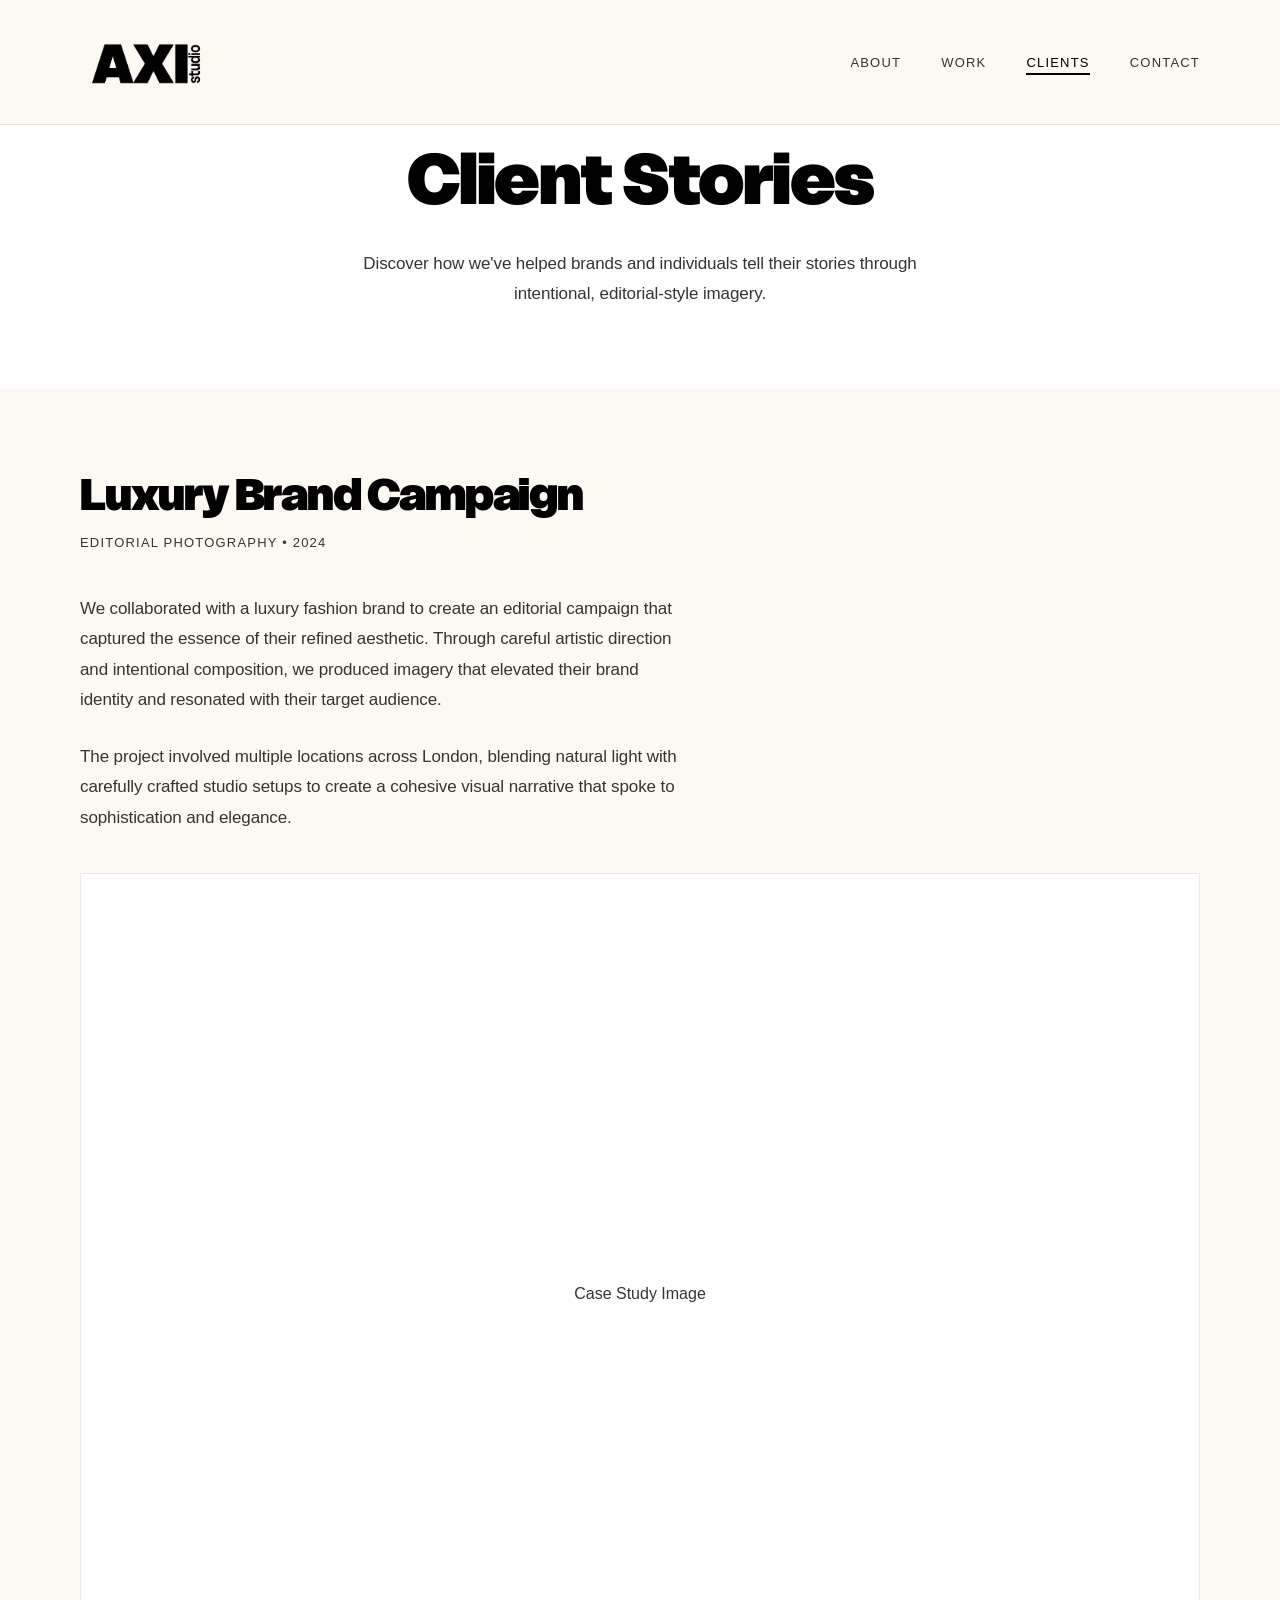
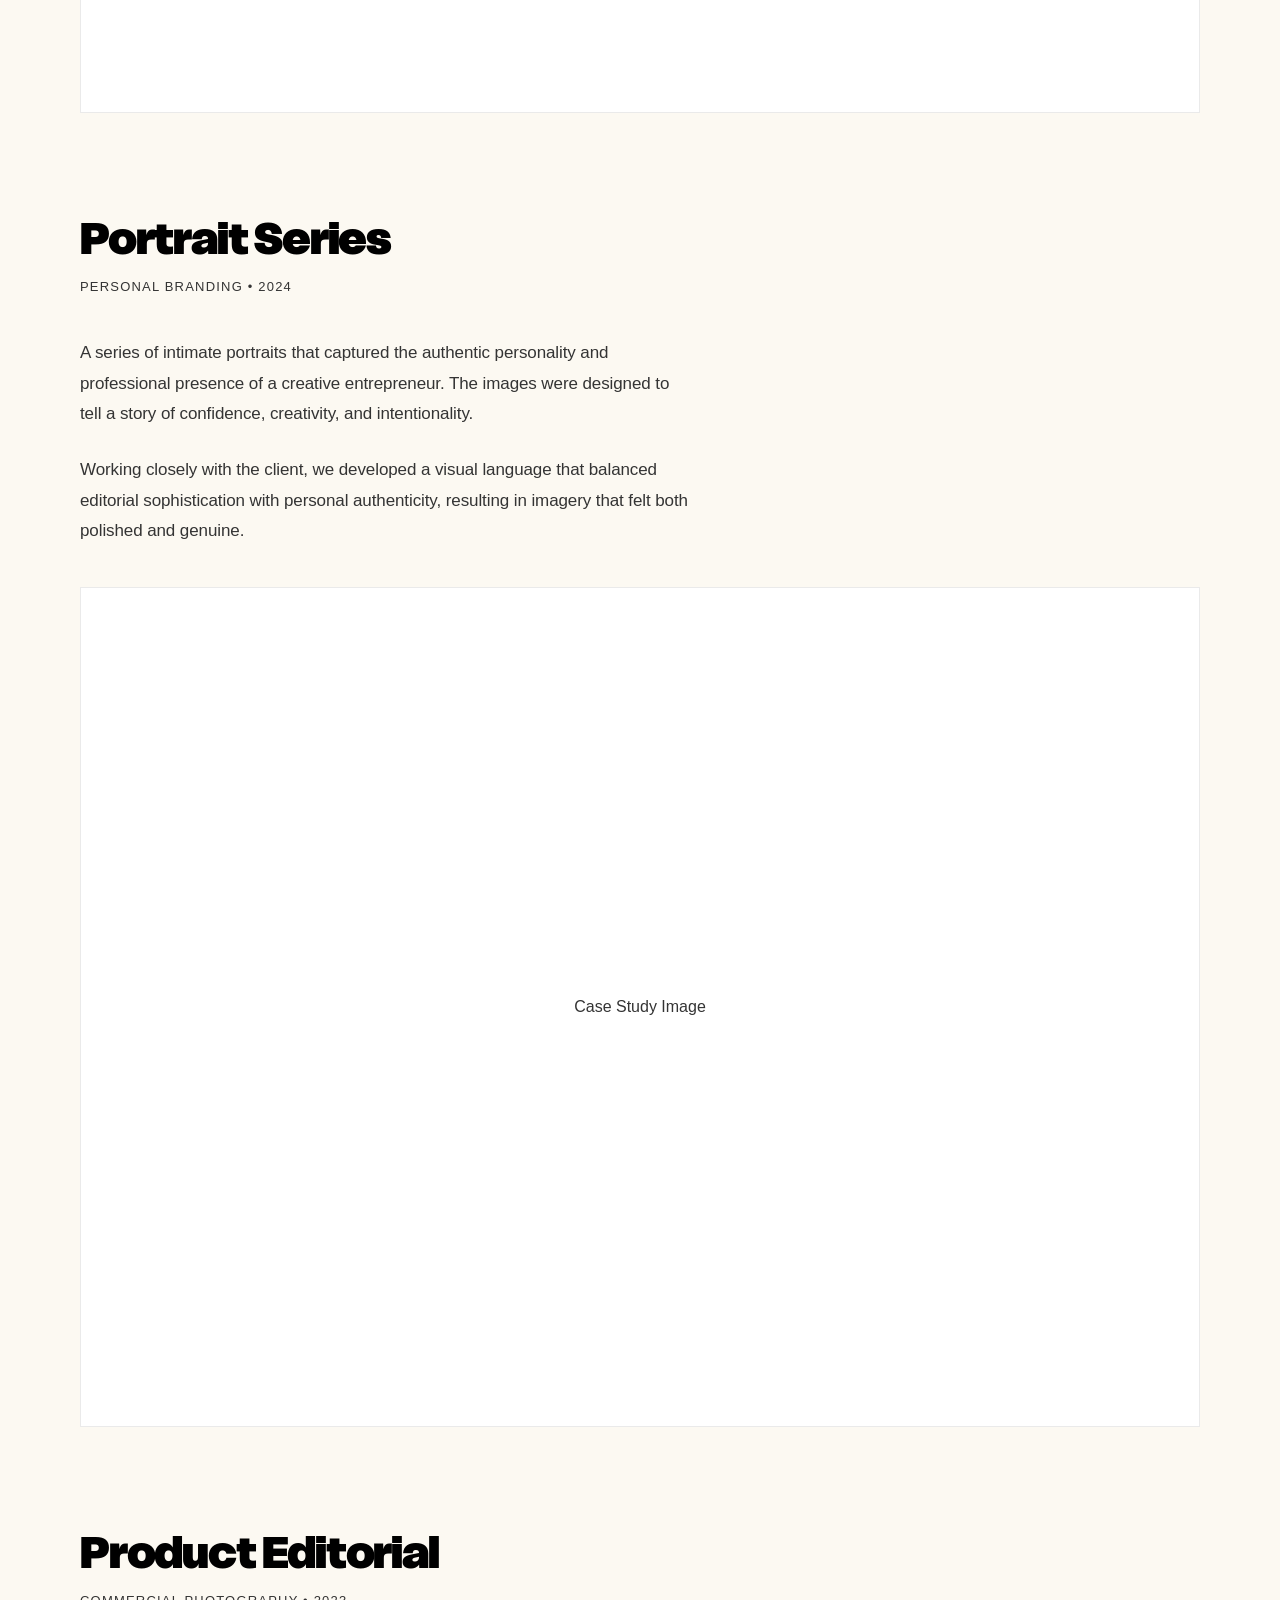
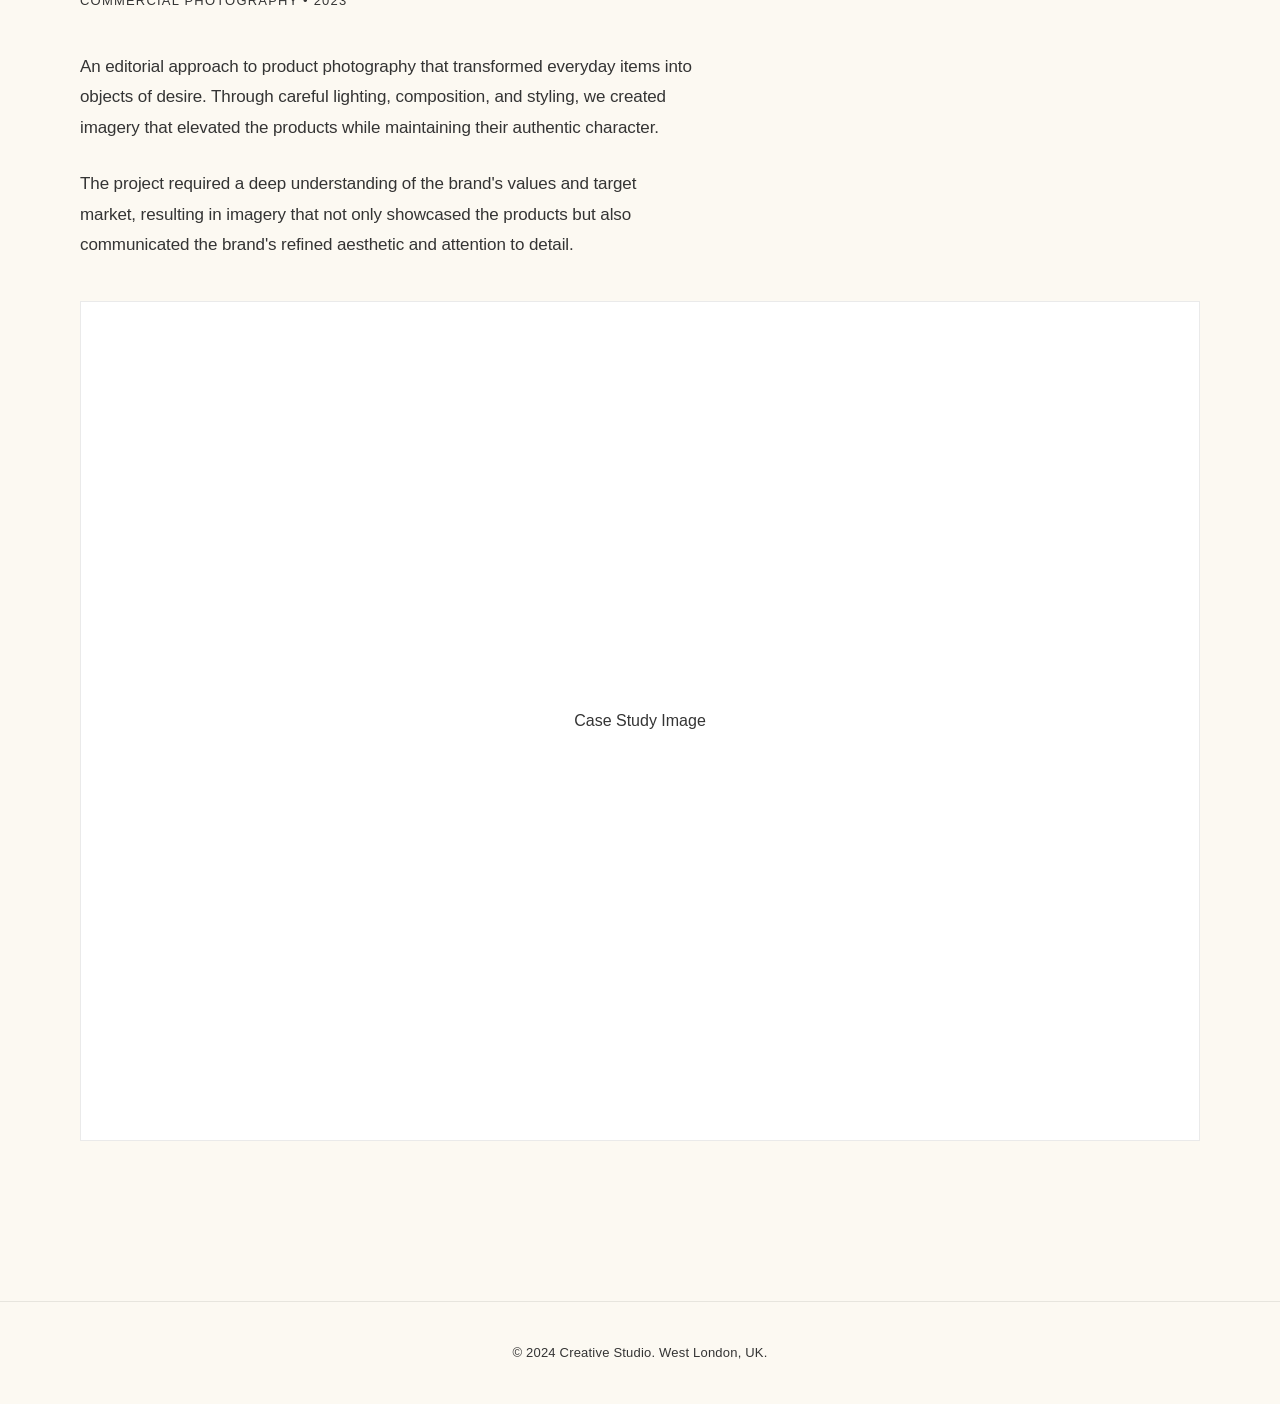
<file: clients.html>
<!DOCTYPE html>
<html lang="en">
<head>
    <meta charset="UTF-8">
    <meta name="viewport" content="width=device-width, initial-scale=1.0">
    <meta name="referrer" content="strict-origin-when-cross-origin">
    <meta http-equiv="X-UA-Compatible" content="IE=edge">
    <title>Clients | Creative Studio</title>
    <link rel="stylesheet" href="styles.css">
</head>
<body>
    <nav class="navbar">
        <div class="nav-container">
            <a href="index.html" class="logo">
                <img src="Asset 7.png" alt="AXI studio" class="logo-img">
            </a>
            <ul class="nav-menu">
                <li><a href="index.html" class="nav-link">About</a></li>
                <li><a href="work.html" class="nav-link">Work</a></li>
                <li><a href="clients.html" class="nav-link active">Clients</a></li>
                <li><a href="contact.html" class="nav-link">Contact</a></li>
            </ul>
            <div class="hamburger">
                <span></span>
                <span></span>
                <span></span>
            </div>
        </div>
    </nav>

    <main>
        <section class="clients-hero">
            <div class="container">
                <h1>Client Stories</h1>
                <p>Discover how we've helped brands and individuals tell their stories through intentional, editorial-style imagery.</p>
            </div>
        </section>

        <section class="case-studies">
            <div class="container">
                <div class="case-study">
                    <div class="case-study-header">
                        <h2 class="case-study-title">Luxury Brand Campaign</h2>
                        <p class="case-study-subtitle">Editorial Photography • 2024</p>
                    </div>
                    <div class="case-study-content">
                        <div class="case-study-text">
                            <p>We collaborated with a luxury fashion brand to create an editorial campaign that captured the essence of their refined aesthetic. Through careful artistic direction and intentional composition, we produced imagery that elevated their brand identity and resonated with their target audience.</p>
                            <p>The project involved multiple locations across London, blending natural light with carefully crafted studio setups to create a cohesive visual narrative that spoke to sophistication and elegance.</p>
                        </div>
                        <div class="case-study-image">
                            <div class="work-placeholder">Case Study Image</div>
                        </div>
                    </div>
                </div>

                <div class="case-study">
                    <div class="case-study-header">
                        <h2 class="case-study-title">Portrait Series</h2>
                        <p class="case-study-subtitle">Personal Branding • 2024</p>
                    </div>
                    <div class="case-study-content">
                        <div class="case-study-text">
                            <p>A series of intimate portraits that captured the authentic personality and professional presence of a creative entrepreneur. The images were designed to tell a story of confidence, creativity, and intentionality.</p>
                            <p>Working closely with the client, we developed a visual language that balanced editorial sophistication with personal authenticity, resulting in imagery that felt both polished and genuine.</p>
                        </div>
                        <div class="case-study-image">
                            <div class="work-placeholder">Case Study Image</div>
                        </div>
                    </div>
                </div>

                <div class="case-study">
                    <div class="case-study-header">
                        <h2 class="case-study-title">Product Editorial</h2>
                        <p class="case-study-subtitle">Commercial Photography • 2023</p>
                    </div>
                    <div class="case-study-content">
                        <div class="case-study-text">
                            <p>An editorial approach to product photography that transformed everyday items into objects of desire. Through careful lighting, composition, and styling, we created imagery that elevated the products while maintaining their authentic character.</p>
                            <p>The project required a deep understanding of the brand's values and target market, resulting in imagery that not only showcased the products but also communicated the brand's refined aesthetic and attention to detail.</p>
                        </div>
                        <div class="case-study-image">
                            <div class="work-placeholder">Case Study Image</div>
                        </div>
                    </div>
                </div>
            </div>
        </section>
    </main>

    <footer class="footer">
        <div class="container">
            <p class="footer-text">© 2024 Creative Studio. West London, UK.</p>
        </div>
    </footer>

    <script src="script.js"></script>
</body>
</html>
</file>
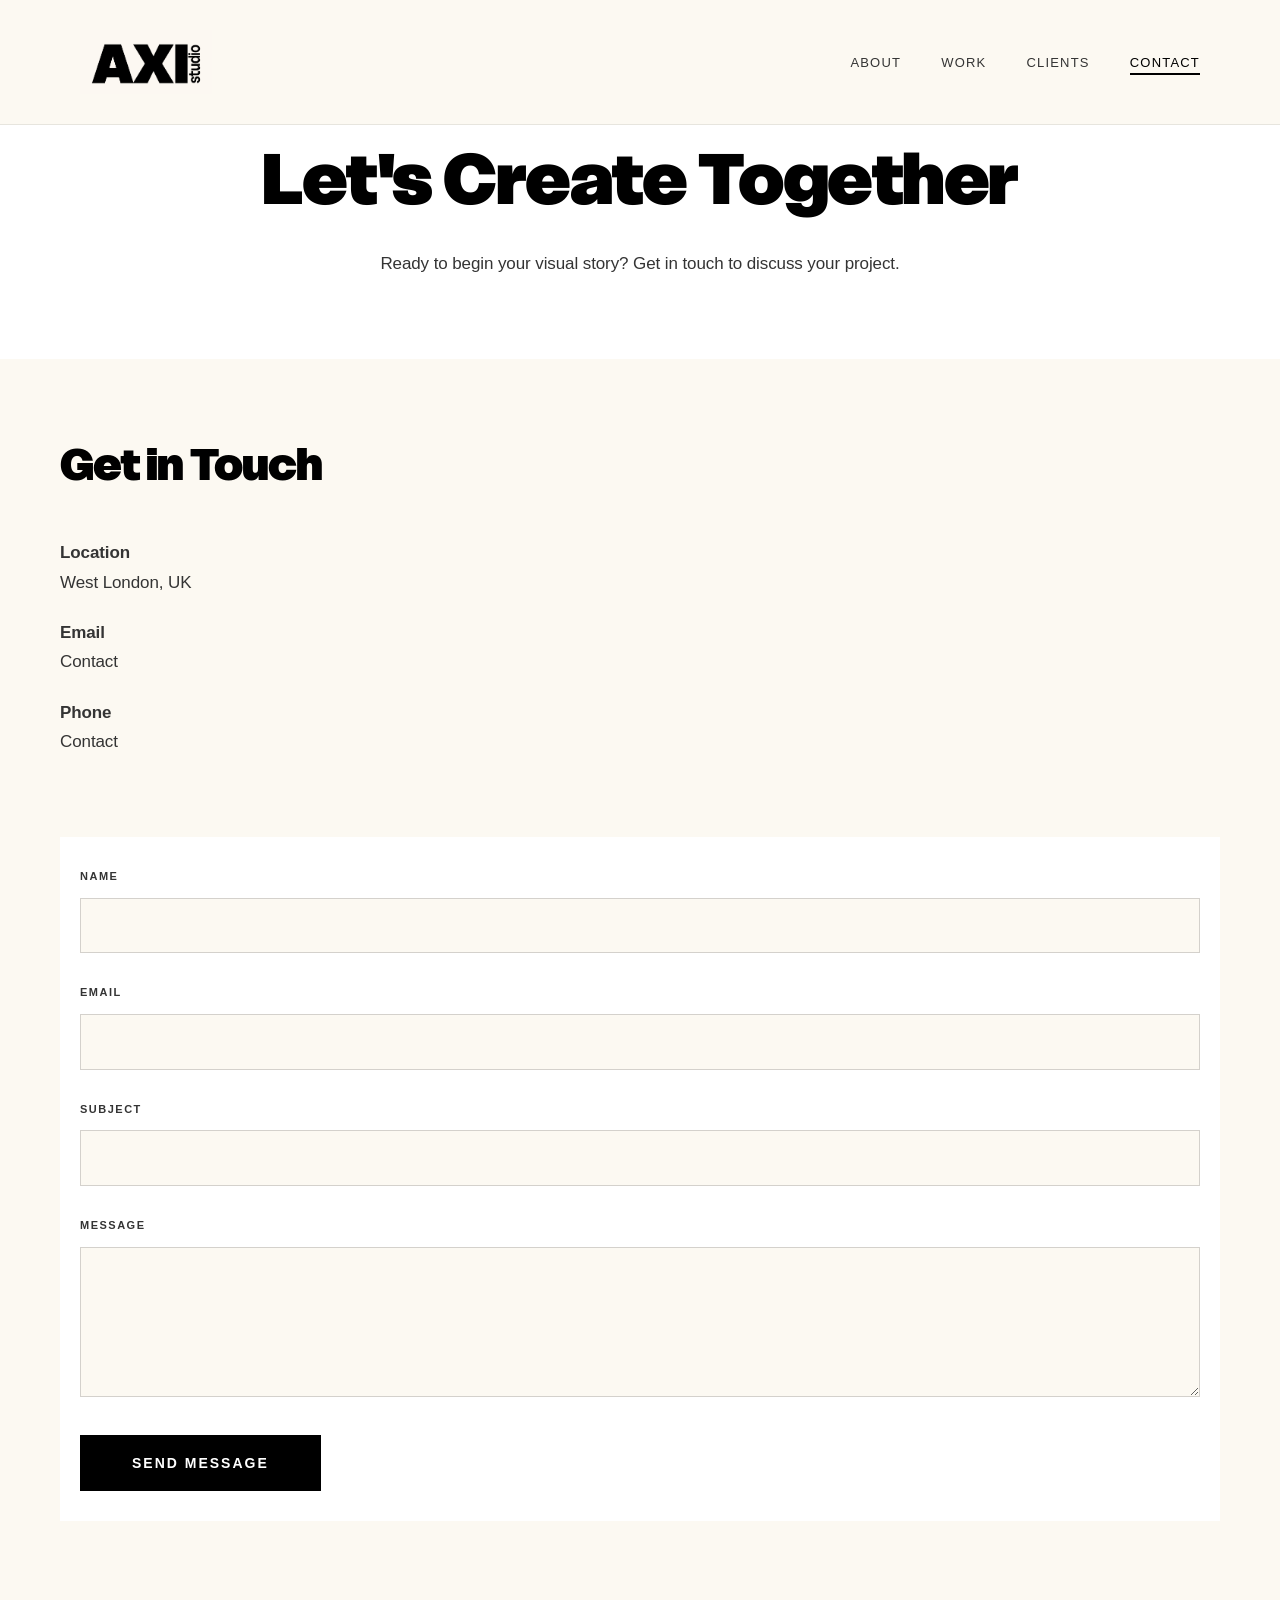
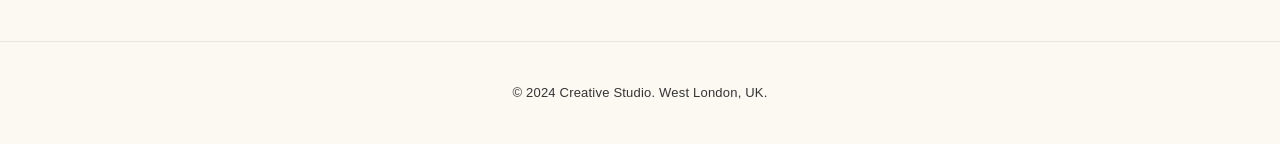
<file: contact.html>
<!DOCTYPE html>
<html lang="en">
<head>
    <meta charset="UTF-8">
    <meta name="viewport" content="width=device-width, initial-scale=1.0">
    <meta name="referrer" content="strict-origin-when-cross-origin">
    <meta http-equiv="X-UA-Compatible" content="IE=edge">
    <title>Contact | Creative Studio</title>
    <link rel="stylesheet" href="styles.css">
</head>
<body>
    <nav class="navbar">
        <div class="nav-container">
            <a href="index.html" class="logo">
                <img src="Asset 7.png" alt="AXI studio" class="logo-img">
            </a>
            <ul class="nav-menu">
                <li><a href="index.html" class="nav-link">About</a></li>
                <li><a href="work.html" class="nav-link">Work</a></li>
                <li><a href="clients.html" class="nav-link">Clients</a></li>
                <li><a href="contact.html" class="nav-link active">Contact</a></li>
            </ul>
            <div class="hamburger">
                <span></span>
                <span></span>
                <span></span>
            </div>
        </div>
    </nav>

    <main>
        <section class="contact-hero">
            <div class="container">
                <h1>Let's Create Together</h1>
                <p>Ready to begin your visual story? Get in touch to discuss your project.</p>
            </div>
        </section>

        <section class="contact-section">
            <div class="contact-container">
                <div class="contact-info">
                    <h2>Get in Touch</h2>
                    <div class="contact-details">
                        <p><strong>Location</strong><br>West London, UK</p>
                        <p><strong>Email</strong><br><span class="contact-value">Contact</span></p>
                        <p><strong>Phone</strong><br><span class="contact-value">Contact</span></p>
                    </div>
                </div>

                <div class="contact-form">
                    <form id="contactForm">
                        <div class="form-group">
                            <label for="name">Name</label>
                            <input type="text" id="name" name="name" required>
                        </div>
                        <div class="form-group">
                            <label for="email">Email</label>
                            <input type="email" id="email" name="email" required>
                        </div>
                        <div class="form-group">
                            <label for="subject">Subject</label>
                            <input type="text" id="subject" name="subject" required>
                        </div>
                        <div class="form-group">
                            <label for="message">Message</label>
                            <textarea id="message" name="message" required></textarea>
                        </div>
                        <button type="submit" class="submit-button">Send Message</button>
                    </form>
                </div>
            </div>
        </section>
    </main>

    <footer class="footer">
        <div class="container">
            <p class="footer-text">© 2024 Creative Studio. West London, UK.</p>
        </div>
    </footer>

    <script src="script.js"></script>
</body>
</html>
</file>
<file: styles.css>
@font-face {
    font-family: 'Delight';
    src: url('Delight-Black.ttf') format('truetype');
    font-weight: 900;
    font-style: normal;
}

@font-face {
    font-family: 'Delight';
    src: url('Delight-SemiBold.ttf') format('truetype');
    font-weight: 600;
    font-style: normal;
}

* {
    margin: 0;
    padding: 0;
    box-sizing: border-box;
}

:root {
    --cream: #FCF9F2;
    --dark-gray: #343434;
    --white: #ffffff;
    --black: #000000;
}

body {
    font-family: -apple-system, BlinkMacSystemFont, 'Segoe UI', Roboto, Oxygen, Ubuntu, Cantarell, sans-serif;
    background-color: var(--cream);
    color: var(--dark-gray);
    line-height: 1.7;
    font-size: 16px;
    overflow-x: hidden;
    -webkit-font-smoothing: antialiased;
    -moz-osx-font-smoothing: grayscale;
}

.container {
    max-width: 1200px;
    margin: 0 auto;
    padding: 0 40px;
}

/* Navigation */
.navbar {
    position: fixed;
    top: 0;
    left: 0;
    right: 0;
    background-color: var(--cream);
    z-index: 1000;
    padding: 30px 0;
    border-bottom: 1px solid rgba(52, 52, 52, 0.1);
}

.nav-container {
    max-width: 1200px;
    margin: 0 auto;
    padding: 0 40px;
    display: flex;
    justify-content: space-between;
    align-items: center;
}

.logo {
    display: inline-block;
    text-decoration: none;
    line-height: 0;
}

.logo-img {
    height: 64px;
    width: auto;
    display: block;
    object-fit: contain;
}

.nav-menu {
    display: flex;
    list-style: none;
    gap: 40px;
}

.nav-link {
    font-size: 13px;
    color: var(--dark-gray);
    text-decoration: none;
    text-transform: uppercase;
    letter-spacing: 1.2px;
    font-weight: 500;
    transition: color 0.3s ease;
    position: relative;
}

.nav-link:hover,
.nav-link.active {
    color: var(--black);
}

.nav-link.active::after {
    content: '';
    position: absolute;
    bottom: -5px;
    left: 0;
    width: 100%;
    height: 2px;
    background-color: var(--black);
}

.hamburger {
    display: none;
    flex-direction: column;
    cursor: pointer;
    gap: 5px;
}

.hamburger span {
    width: 25px;
    height: 2px;
    background-color: var(--black);
    transition: all 0.3s ease;
}

/* Hero Section */
.hero {
    position: relative;
    width: 100%;
    height: 100vh;
    overflow: hidden;
    display: flex;
    align-items: center;
    justify-content: center;
}

.hero-video-container {
    position: absolute;
    top: 0;
    left: 0;
    width: 100%;
    height: 100%;
    z-index: 1;
}

.hero-video {
    width: 100%;
    height: 100%;
    object-fit: cover;
    object-position: center;
}

.hero-overlay {
    position: absolute;
    top: 0;
    left: 0;
    width: 100%;
    height: 100%;
    background: linear-gradient(to bottom, #000000 0%, rgba(252, 249, 242, 0.05) 50%, rgba(0, 0, 0, 0.3) 100%);
    z-index: 2;
    pointer-events: none;
}

.hero-content {
    position: relative;
    z-index: 3;
    max-width: 900px;
    padding: 0 40px;
    text-align: center;
}

.hero-subtitle {
    font-size: clamp(17px, 2.2vw, 21px);
    color: var(--white);
    max-width: 65ch;
    margin: 0 auto;
    line-height: 1.75;
    font-weight: 400;
    letter-spacing: -0.2px;
    text-shadow: 0 2px 20px rgba(0, 0, 0, 0.3);
}

/* About Section */
.about {
    padding: 120px 0;
    background-color: var(--white);
}

.about-content {
    display: grid;
    grid-template-columns: 1fr 1.5fr;
    gap: 80px;
    align-items: start;
}

.section-title {
    font-family: 'Delight', sans-serif;
    font-weight: 900;
    font-size: clamp(32px, 4.5vw, 64px);
    line-height: 1.1;
    color: var(--black);
    letter-spacing: -1.2px;
    margin-bottom: 0;
}

.about-description {
    font-size: 17px;
    line-height: 1.8;
    color: var(--dark-gray);
    max-width: 65ch;
    letter-spacing: -0.1px;
}

.about-description p {
    margin-bottom: 1.5em;
}

.about-description p:last-child {
    margin-bottom: 0;
}

/* Philosophy Section */
.philosophy {
    padding: 120px 0;
    background-color: var(--cream);
}

.philosophy-grid {
    display: grid;
    grid-template-columns: repeat(3, 1fr);
    gap: 60px;
}

.philosophy-item {
    text-align: left;
}

.philosophy-title {
    font-family: 'Delight', sans-serif;
    font-weight: 600;
    font-size: 26px;
    color: var(--black);
    margin-bottom: 16px;
    letter-spacing: -0.6px;
    line-height: 1.2;
}

.philosophy-text {
    font-size: 16px;
    line-height: 1.75;
    color: var(--dark-gray);
    max-width: 50ch;
    letter-spacing: -0.1px;
}

/* CTA Section */
.cta {
    padding: 120px 0;
    background-color: var(--black);
    color: var(--white);
    text-align: center;
}

.cta-title {
    font-family: 'Delight', sans-serif;
    font-weight: 900;
    font-size: clamp(32px, 4.5vw, 56px);
    margin-bottom: 24px;
    letter-spacing: -1.2px;
    line-height: 1.1;
}

.cta-text {
    font-size: 18px;
    margin-bottom: 48px;
    opacity: 0.85;
    line-height: 1.7;
    letter-spacing: -0.2px;
    max-width: 50ch;
    margin-left: auto;
    margin-right: auto;
}

.cta-button {
    display: inline-block;
    padding: 18px 50px;
    background-color: var(--white);
    color: var(--black);
    text-decoration: none;
    font-size: 14px;
    text-transform: uppercase;
    letter-spacing: 2px;
    font-weight: 600;
    transition: all 0.3s ease;
    border: 2px solid var(--white);
}

.cta-button:hover {
    background-color: transparent;
    color: var(--white);
}

/* Footer */
.footer {
    padding: 40px 0;
    background-color: var(--cream);
    text-align: center;
    border-top: 1px solid rgba(52, 52, 52, 0.1);
}

.footer-text {
    font-size: 13px;
    color: var(--dark-gray);
    letter-spacing: 0.2px;
}

/* Work Page Styles */
.work-page {
    background-color: var(--cream);
}

.work-hero {
    padding: 140px 40px 64px;
    text-align: center;
    border-bottom: 1px solid rgba(52, 52, 52, 0.08);
}

.work-hero-title {
    font-family: 'Delight', sans-serif;
    font-weight: 900;
    font-size: clamp(42px, 5.5vw, 72px);
    color: var(--black);
    margin-bottom: 12px;
    letter-spacing: -1.5px;
    line-height: 1.1;
}

.work-hero-subtitle {
    font-size: 15px;
    color: var(--dark-gray);
    letter-spacing: 0.5px;
    text-transform: uppercase;
    font-weight: 500;
}

.work-content {
    max-width: 1400px;
    margin: 0 auto;
    padding: 0 40px 120px;
}

/* Category filter */
.work-filter-wrap {
    padding: 24px 0 32px;
    border-bottom: 1px solid rgba(52, 52, 52, 0.08);
    margin-bottom: 8px;
}

.work-filter {
    display: flex;
    flex-wrap: wrap;
    gap: 8px;
    justify-content: center;
}

.work-filter-btn {
    appearance: none;
    border: 1px solid rgba(52, 52, 52, 0.25);
    background: var(--white);
    color: var(--dark-gray);
    font-size: 12px;
    font-weight: 600;
    letter-spacing: 0.06em;
    text-transform: uppercase;
    padding: 10px 18px;
    cursor: pointer;
    transition: background 0.2s, color 0.2s, border-color 0.2s;
}

.work-filter-btn:hover {
    border-color: var(--dark-gray);
    color: var(--black);
}

.work-filter-btn.is-active {
    background: var(--black);
    border-color: var(--black);
    color: var(--white);
}

.work-category {
    padding: 64px 0 0;
    transition: opacity 0.25s ease, visibility 0.25s ease;
}

.work-category.is-hidden {
    display: none;
}

.work-category:first-child {
    padding-top: 56px;
}

.work-category-title {
    font-family: 'Delight', sans-serif;
    font-weight: 900;
    font-size: clamp(24px, 3vw, 32px);
    color: var(--black);
    letter-spacing: -0.8px;
    margin-bottom: 32px;
    padding-bottom: 12px;
    border-bottom: 2px solid var(--black);
    display: inline-block;
}

.work-category-inner {
    display: flex;
    flex-direction: column;
    gap: 56px;
}

.work-shoot {
    display: flex;
    flex-direction: column;
    gap: 20px;
}

.work-shoot-title {
    font-size: 14px;
    font-weight: 600;
    color: var(--dark-gray);
    letter-spacing: 0.08em;
    text-transform: uppercase;
}

/* Slightly smaller masonry grid (4 columns, more gap) */
.work-shoot-grid {
    column-count: 4;
    column-gap: 8px;
}

.work-shoot-grid .work-item {
    break-inside: avoid;
    margin-bottom: 8px;
    background-color: var(--white);
    position: relative;
    overflow: hidden;
    display: block;
    width: 100%;
    border: none;
    padding: 0;
    cursor: pointer;
    border-radius: 2px;
}

.work-shoot-grid .work-item img {
    width: 100%;
    height: auto;
    display: block;
    object-fit: contain;
    transition: transform 0.35s ease, opacity 0.2s ease;
}

.work-shoot-grid .work-item:hover img {
    transform: scale(1.03);
    opacity: 0.95;
}

/* Lightbox */
.work-lightbox {
    position: fixed;
    inset: 0;
    z-index: 2000;
    background: rgba(0, 0, 0, 0.92);
    display: flex;
    align-items: center;
    justify-content: center;
    padding: 60px 80px;
}

.work-lightbox[hidden] {
    display: none;
}

.work-lightbox-close {
    position: absolute;
    top: 24px;
    right: 24px;
    width: 48px;
    height: 48px;
    border: none;
    background: transparent;
    color: var(--white);
    font-size: 36px;
    line-height: 1;
    cursor: pointer;
    padding: 0;
    display: flex;
    align-items: center;
    justify-content: center;
    transition: opacity 0.2s;
}

.work-lightbox-close:hover {
    opacity: 0.8;
}

.work-lightbox-prev,
.work-lightbox-next {
    position: absolute;
    top: 50%;
    transform: translateY(-50%);
    width: 56px;
    height: 56px;
    border: none;
    background: rgba(255, 255, 255, 0.12);
    color: var(--white);
    font-size: 32px;
    line-height: 1;
    cursor: pointer;
    padding: 0;
    display: flex;
    align-items: center;
    justify-content: center;
    transition: background 0.2s;
    z-index: 2;
}

.work-lightbox-prev {
    left: 24px;
}

.work-lightbox-next {
    right: 24px;
}

.work-lightbox-prev:hover,
.work-lightbox-next:hover {
    background: rgba(255, 255, 255, 0.22);
}

.work-lightbox-content {
    max-width: 90vw;
    max-height: 85vh;
    display: flex;
    flex-direction: column;
    align-items: center;
    gap: 16px;
}

.work-lightbox-img {
    max-width: 100%;
    max-height: calc(85vh - 40px);
    width: auto;
    height: auto;
    object-fit: contain;
    pointer-events: none;
}

.work-lightbox-counter {
    font-size: 13px;
    color: rgba(255, 255, 255, 0.7);
    letter-spacing: 0.05em;
}

.work-empty {
    text-align: center;
    padding: 80px 24px;
    color: var(--dark-gray);
    font-size: 15px;
    line-height: 1.7;
}

.work-empty code {
    background: rgba(52, 52, 52, 0.08);
    padding: 2px 6px;
    font-size: 13px;
    border-radius: 2px;
}

.work-empty var {
    font-style: normal;
    color: var(--black);
}

/* Clients Page Styles */
.clients-hero {
    padding: 140px 0 80px;
    text-align: center;
    background-color: var(--white);
}

.clients-hero h1 {
    font-family: 'Delight', sans-serif;
    font-weight: 900;
    font-size: clamp(42px, 5.5vw, 72px);
    color: var(--black);
    margin-bottom: 32px;
    letter-spacing: -1.5px;
    line-height: 1.1;
}

.clients-hero p {
    font-size: 17px;
    color: var(--dark-gray);
    max-width: 65ch;
    margin: 0 auto;
    line-height: 1.75;
    letter-spacing: -0.1px;
}

.case-studies {
    padding: 80px 0 120px;
    background-color: var(--cream);
}

.case-study {
    margin-bottom: 100px;
}

.case-study:last-child {
    margin-bottom: 0;
}

.case-study-header {
    margin-bottom: 40px;
}

.case-study-title {
    font-family: 'Delight', sans-serif;
    font-weight: 900;
    font-size: clamp(32px, 4vw, 44px);
    color: var(--black);
    margin-bottom: 12px;
    letter-spacing: -1.2px;
    line-height: 1.15;
}

.case-study-subtitle {
    font-size: 13px;
    color: var(--dark-gray);
    text-transform: uppercase;
    letter-spacing: 1.2px;
    font-weight: 500;
}

.case-study-content {
    display: grid;
    grid-template-columns: 1fr 1fr;
    gap: 40px;
    margin-bottom: 40px;
}

.case-study-text {
    font-size: 17px;
    line-height: 1.8;
    color: var(--dark-gray);
    max-width: 65ch;
    letter-spacing: -0.1px;
}

.case-study-text p {
    margin-bottom: 1.5em;
}

.case-study-text p:last-child {
    margin-bottom: 0;
}

.case-study-image {
    width: 100%;
    aspect-ratio: 4/3;
    background-color: var(--white);
    display: flex;
    align-items: center;
    justify-content: center;
    border: 1px solid rgba(52, 52, 52, 0.1);
}

/* Contact Page Styles */
.contact-hero {
    padding: 140px 0 80px;
    text-align: center;
    background-color: var(--white);
}

.contact-hero h1 {
    font-family: 'Delight', sans-serif;
    font-weight: 900;
    font-size: clamp(42px, 5.5vw, 72px);
    color: var(--black);
    margin-bottom: 32px;
    letter-spacing: -1.5px;
    line-height: 1.1;
}

.contact-hero p {
    font-size: 17px;
    color: var(--dark-gray);
    max-width: 65ch;
    margin: 0 auto;
    line-height: 1.75;
    letter-spacing: -0.1px;
}

.contact-section {
    padding: 80px 0 120px;
    background-color: var(--cream);
}

.contact-container {
    display: grid;
    grid-template-columns: 1fr 1fr;
    gap: 80px;
    max-width: 1200px;
    margin: 0 auto;
    padding: 0 40px;
}

.contact-info h2 {
    font-family: 'Delight', sans-serif;
    font-weight: 900;
    font-size: clamp(32px, 4vw, 44px);
    color: var(--black);
    margin-bottom: 48px;
    letter-spacing: -1.2px;
    line-height: 1.15;
}

.contact-details {
    margin-bottom: 40px;
}

.contact-details p {
    font-size: 17px;
    color: var(--dark-gray);
    margin-bottom: 1.2em;
    line-height: 1.75;
    letter-spacing: -0.1px;
}

.contact-details a {
    color: var(--dark-gray);
    text-decoration: none;
    transition: color 0.3s ease;
}

.contact-details a:hover {
    color: var(--black);
}

.contact-form {
    background-color: var(--white);
    padding: 50px;
}

.form-group {
    margin-bottom: 30px;
}

.form-group label {
    display: block;
    font-size: 11px;
    text-transform: uppercase;
    letter-spacing: 1.5px;
    color: var(--dark-gray);
    margin-bottom: 12px;
    font-weight: 600;
}

.form-group input,
.form-group textarea {
    width: 100%;
    padding: 14px 16px;
    border: 1px solid rgba(52, 52, 52, 0.2);
    background-color: var(--cream);
    color: var(--black);
    font-size: 16px;
    font-family: inherit;
    line-height: 1.6;
    transition: border-color 0.3s ease;
    letter-spacing: -0.1px;
}

.form-group input:focus,
.form-group textarea:focus {
    outline: none;
    border-color: var(--black);
}

.form-group textarea {
    resize: vertical;
    min-height: 150px;
}

.submit-button {
    padding: 18px 50px;
    background-color: var(--black);
    color: var(--white);
    border: 2px solid var(--black);
    font-size: 14px;
    text-transform: uppercase;
    letter-spacing: 2px;
    font-weight: 600;
    cursor: pointer;
    transition: all 0.3s ease;
}

.submit-button:hover {
    background-color: transparent;
    color: var(--black);
}

/* Responsive Design */
@media (max-width: 1024px) {
    .work-shoot-grid {
        column-count: 3;
    }

    .work-content {
        padding: 0 24px 80px;
    }

    .work-hero {
        padding: 120px 24px 48px;
    }

    .work-lightbox {
        padding: 50px 60px;
    }

    .work-lightbox-prev { left: 12px; }
    .work-lightbox-next { right: 12px; }
}

@media (max-width: 768px) {
    .hamburger {
        display: flex;
    }

    .nav-menu {
        position: fixed;
        left: -100%;
        top: 80px;
        flex-direction: column;
        background-color: var(--cream);
        width: 100%;
        text-align: center;
        transition: 0.3s;
        box-shadow: 0 10px 27px rgba(0, 0, 0, 0.05);
        padding: 40px 0;
        gap: 20px;
    }

    .nav-menu.active {
        left: 0;
    }

    .container {
        padding: 0 20px;
    }

    .nav-container {
        padding: 0 20px;
    }

    .hero {
        height: 100vh;
    }

    .hero-content {
        padding: 0 20px;
    }

    .about-content {
        grid-template-columns: 1fr;
        gap: 40px;
    }

    .philosophy-grid {
        grid-template-columns: 1fr;
        gap: 40px;
    }

    .work-shoot-grid {
        column-count: 2;
    }

    .work-content {
        padding: 0 20px 64px;
    }

    .work-hero {
        padding: 100px 20px 40px;
    }

    .work-filter-wrap {
        padding: 16px 0 24px;
    }

    .work-filter-btn {
        padding: 8px 14px;
        font-size: 11px;
    }

    .work-category {
        padding: 48px 0 0;
    }

    .work-category-inner {
        gap: 40px;
    }

    .work-lightbox {
        padding: 20px 16px 60px;
    }

    .work-lightbox-close {
        top: 12px;
        right: 12px;
        width: 40px;
        height: 40px;
        font-size: 28px;
    }

    .work-lightbox-prev,
    .work-lightbox-next {
        width: 44px;
        height: 44px;
        font-size: 28px;
        bottom: 16px;
        top: auto;
        transform: none;
    }

    .work-lightbox-prev { left: 50%; margin-left: -60px; }
    .work-lightbox-next { right: 50%; margin-right: -60px; }
}

    .case-study-content {
        grid-template-columns: 1fr;
    }

    .contact-container {
        grid-template-columns: 1fr;
        gap: 40px;
        padding: 0 20px;
    }

    .contact-form {
        padding: 30px 20px;
    }
}
</file>
